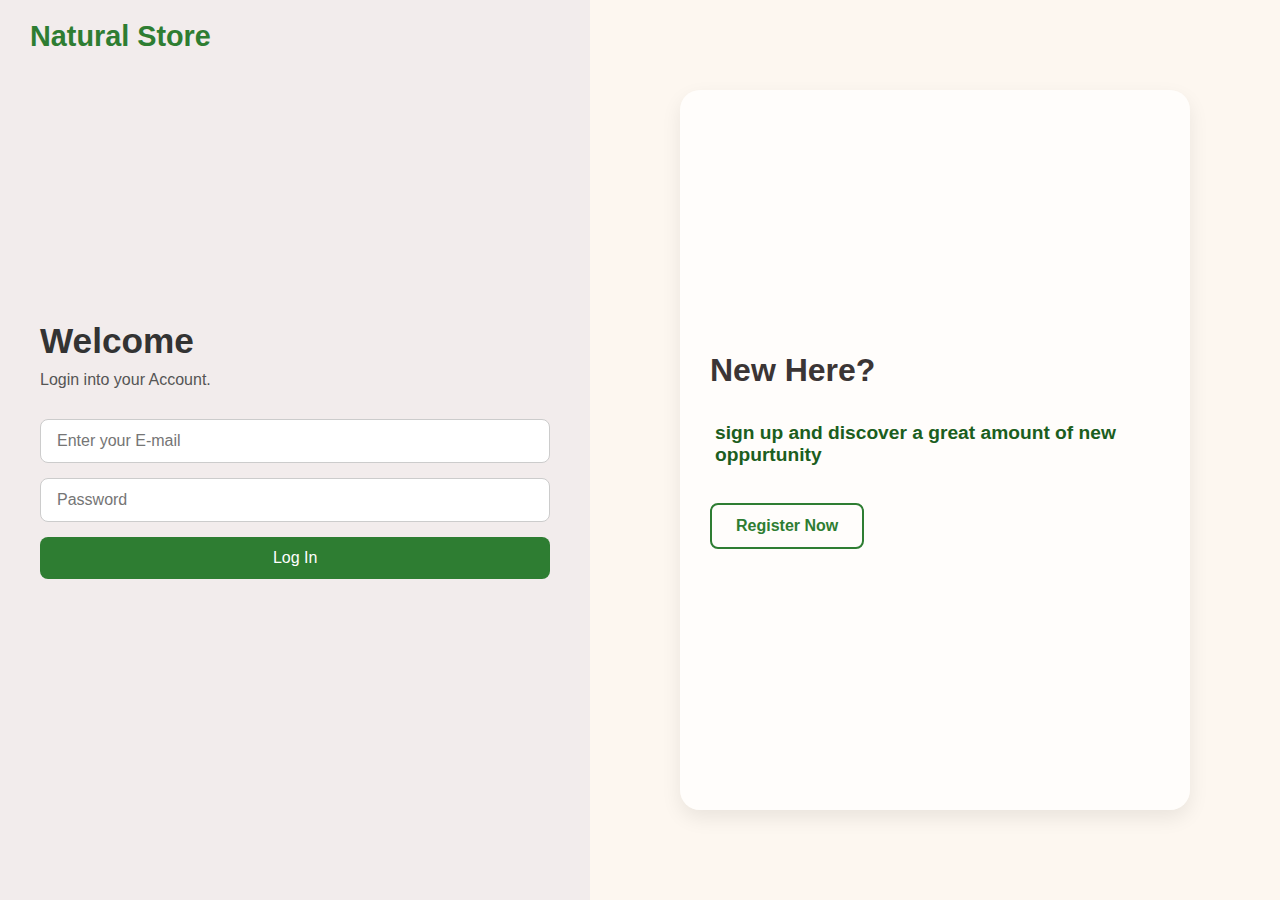
<file: html/login.html>
<!DOCTYPE html>
<html lang="en">
<head>
  <meta charset="UTF-8" />
  <meta name="viewport" content="width=device-width, initial-scale=1.0"/>
  <title>Login Page</title>
  <link rel="stylesheet" href="../css/login.css" />
</head>
<body>
  
  <section>
    <header>Natural Store</header>
  </section>

  <div class="leftside">
    <h3>Welcome</h3>
    <p>Login into your Account.</p>
    <form>
      <input type="email" placeholder="Enter your E-mail" required />
      <input type="password" placeholder="Password" required />
      <button type="submit">Log In</button>
    </form>
  </div>

  <div class="rightside">
    <div class="register-box">
      <div class="desktop">
      <h1>New Here?</h1>
      </br>
      <p>sign up and discover a great amount of new oppurtunity</p>
      </div>
      <div class="mobile"><p>Don't have an account?</p></div>
      <a href="register.html">Register Now</a>
    </div>
  </div>
  <script>
  document.querySelector("form").addEventListener("submit", function (event) {
    event.preventDefault();

    const email = document.querySelector("input[type='email']").value.trim();
    const password = document.querySelector("input[type='password']").value.trim();

    if (email && password) {
      // Here you could add your real login check (API call etc.)
      window.location.href = "../index.html";
    } else {
      alert("Please fill in both email and password.");
    }
  });
  </script>

</body>
</html>
</file>
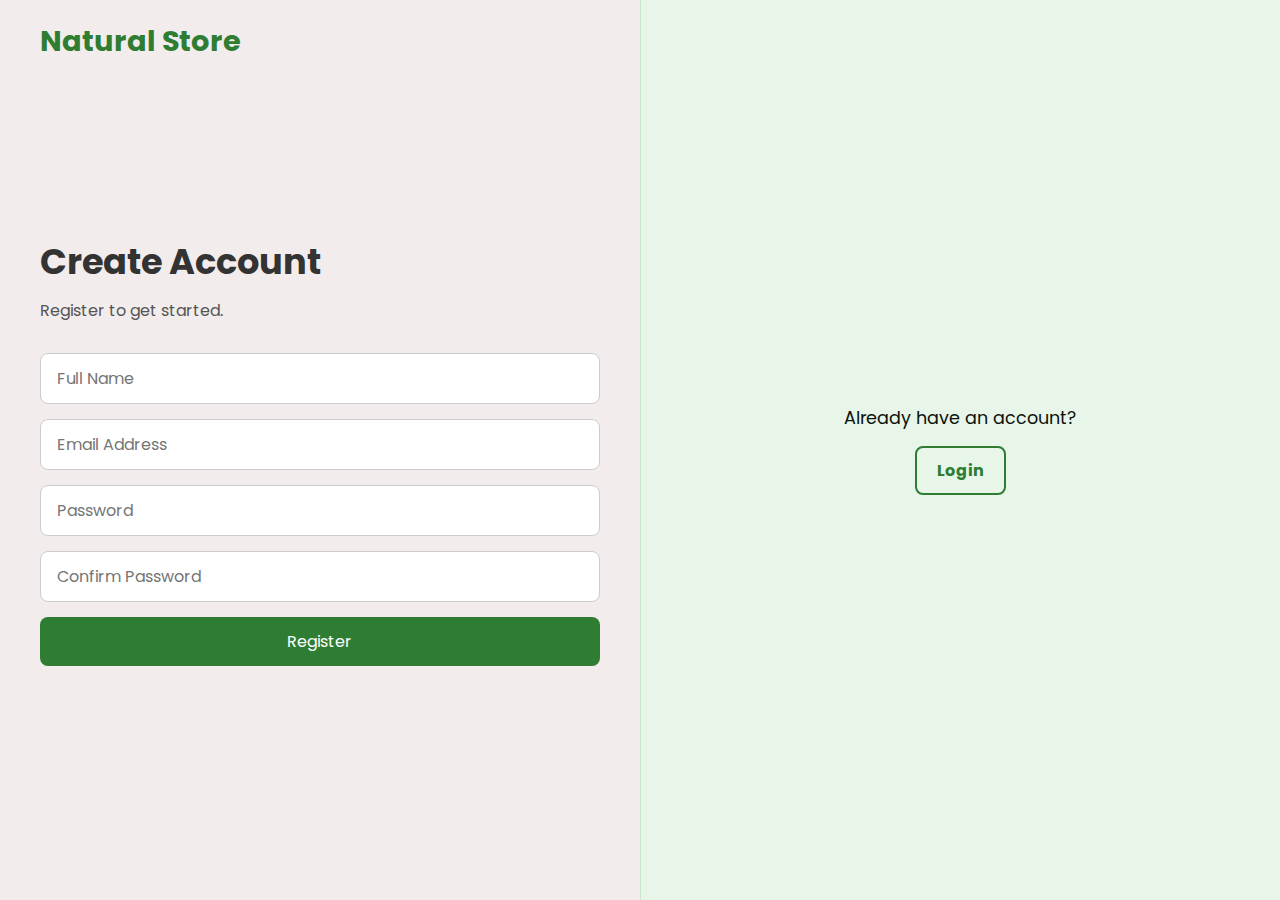
<file: html/register.html>
<!DOCTYPE html>
<html lang="en">
<head>
  <meta charset="UTF-8" />
  <meta name="viewport" content="width=device-width, initial-scale=1.0"/>
  <title>Register Page</title>
  <link rel="stylesheet" href="../css/register.css" />
  <link href="https://fonts.googleapis.com/css2?family=Inter&family=Poppins:wght@400;600&display=swap" rel="stylesheet">
</head>
<body>
  <section>
    <header>Natural Store</header>
  </section>

  <div class="leftside">
    <h3>Create Account</h3>
    <p>Register to get started.</p>
    <form>
      <input type="text" placeholder="Full Name" required />
      <input type="email" placeholder="Email Address" required />
      <input type="password" placeholder="Password" required />
      <input type="password" placeholder="Confirm Password" required />
      <button type="submit">Register</button>

      <!-- This section is merged in mobile -->
      <div class="mobile-link">
        <p>Already have an account?</p>
        <a href="login.html">Login</a>
      </div>
    </form>
  </div>

  <div class="rightside">
    <p>Already have an account?</p>
    <a href="login.html">Login</a>
  </div>

  <!-- Script to redirect after registration -->
  <script>
    document.querySelector("form").addEventListener("submit", function (event) {
      event.preventDefault();
      window.location.href = "login.html";
    });
  </script>
</body>

</html>
</file>
<file: css/login.css>
* {
  margin: 0;
  padding: 0;
  box-sizing: border-box;
  font-family: 'Segoe UI', Tahoma, Geneva, Verdana, sans-serif;
}

body {
  display: flex;
  min-height: 100vh;
  background-color: #fdf7f0;
}


section header {
  position: absolute;
  top: 20px;
  left: 30px;
  font-size: 1.8rem;
  font-weight: bold;
  color: #2e7d32;
}



.leftside, .rightside {
  flex: 1;
  padding: 60px 40px;
  display: flex;
  flex-direction: column;
  justify-content: center;
}


.leftside {
  background-color: #f2ecec;
}

.leftside h3 {
  font-size: 2.2rem;
  margin-bottom: 10px;
  color: #333;
}

.leftside p {
  font-size: 1rem;
  margin-bottom: 30px;
  color: #555;
}

.leftside form {
  display: flex;
  flex-direction: column;
  gap: 15px;
}

.leftside input {
  padding: 12px 16px;
  font-size: 1rem;
  border: 1px solid #ccc;
  border-radius: 8px;
  outline: none;
  transition: border 0.3s;
}

.leftside input:focus {
  border-color: #2e7d32;
}

.leftside button {
  padding: 12px 16px;
  background-color: #2e7d32;
  color: #fff;
  border: none;
  font-size: 1rem;
  border-radius: 8px;
  cursor: pointer;
  transition: background-color 0.3s;
}

.leftside button:hover {
  background-color: #1b5e20;
}
.rightside {
  position: relative;
  overflow: hidden;
  color: #fff;
  text-align: center;
  padding: 7vw;
  z-index: 0; /* Ensure correct stacking */
}

/* Add background image with reduced opacity using ::before */
.rightside::before {
  content: "";
  position: absolute;
  top: 0;
  left: 0;
  width: 100%;
  height: 100%;
  background-image: url('https://images.unsplash.com/photo-1501004318641-b39e6451bec6');
  background-size: cover;
  background-position: center;
  opacity: 0.2; /* Control background image opacity here */
  z-index: -1;
}

/* Your register box stays fully opaque */
.rightside .register-box {
  display: flex;
  flex-direction: column;
  justify-content: center;
  align-items: flex-start; 
  /* this is correct */
  width: 100%;
  height: 100%;
  background-color: rgba( 255,255,255,0.7);
  color: #1b5e20;
  padding: 40px 30px;
  border-radius: 20px;
  box-shadow: 0 8px 20px rgba(0, 0, 0, 0.08);
}

/* Make desktop content take full width */
.desktop {
  width: 100%;
}

/* Ensure h1 inside has left alignment and full width */
.desktop h1 {
  font-size: 2rem;
  color: #3b3535;
  text-align: left;
  width: 100%;
  margin-bottom: 10px;
}

/* Optional: make the paragraphs align left too */
.desktop p {
  font-size: 0.8rem;
  color: #555;
  text-align: left;
  width: 100%;
  margin: 4px 0;
}


.rightside .register-box p {
  font-size: 1.2rem;
  margin: 5px;
  color: #1b5e20;
  font-weight: 600;
}

.rightside .register-box a {
  margin-top: 2rem;
  text-decoration: none;
  padding: 12px 24px;
  border: 2px solid #2e7d32;
  border-radius: 8px;
  color: #2e7d32;
  font-weight: bold;
  transition: all 0.3s ease;
  display: inline-block;
}




.rightside .register-box a:hover {
  background-color: #2e7d32;
  color: #fff;
}



/* Default visibility for desktop */
.desktop {
  display: block;
}



.mobile {
  display: none;
}




@media (max-width: 768px) {
  body {
    flex-direction: column;
  }

  .leftside, .rightside {
    flex: unset;
    width: 100%;
    padding: 40px 20px;
  }

  section header {
    position: static;
    text-align: center;
    margin-bottom: 20px;
  }

  .rightside {
    background: none;
    padding-top: 10px;
    padding-bottom: 20px;
  }

  .rightside .register-box {
    background-color: transparent;
    box-shadow: none;
    padding: 10px;
  }

  .rightside .register-box p {
    font-size: 1rem;
    color: #040504;
  }

  .rightside .register-box a {
    padding: 10px 20px;
    margin-top: 10px;
    font-size: 1rem;
  }

  .desktop {
    display: none;
  }

  .mobile {
    display: block;
  }
}
</file>
<file: css/register.css>
/* Reset & base styling */
* {
  margin: 0;
  padding: 0;
  box-sizing: border-box;
  font-family: 'Poppins', 'Segoe UI', Tahoma, Geneva, Verdana, sans-serif;
}

body {
  display: flex;
  min-height: 100vh;
  background-color: #f0f4f8;
}

/* Header */
section header {
  position: absolute;
  top: 20px;
  left: 40px;
  font-size: 1.8rem;
  font-weight: bold;
  color: #2e7d32;
}

/* Split layout */
.leftside, .rightside {
  flex: 1;
  padding: 60px 40px;
  display: flex;
  flex-direction: column;
  justify-content: center;
}

/* Left side (registration form) */
.leftside {
  background-color: #f2ecec;
}

.leftside h3 {
  font-size: 2.2rem;
  margin-bottom: 10px;
  color: #333;
}

.leftside p {
  font-size: 1rem;
  margin-bottom: 30px;
  color: #555;
}

.leftside form {
  display: flex;
  flex-direction: column;
  gap: 15px;
}

.leftside input {
  padding: 12px 16px;
  font-size: 1rem;
  border: 1px solid #ccc;
  border-radius: 8px;
  outline: none;
  transition: border 0.3s;
}

.leftside input:focus {
  border-color: #2e7d32;
}

.leftside button {
  padding: 12px 16px;
  background-color: #2e7d32;
  color: #fff;
  border: none;
  font-size: 1rem;
  border-radius: 8px;
  cursor: pointer;
  transition: background-color 0.3s;
}

.leftside button:hover {
  background-color: #1b5e20;
}

/* Right side prompt (for PC only) */
.rightside {
  background: #e8f5e9;
  text-align: center;
  align-items: center;
  display: flex;
  flex-direction: column;
  justify-content: center;
  border-left: 1px solid #c8e6c9;
}

.rightside p {
  font-size: 1.1rem;
  color: #0c120c;
  margin-bottom: 15px;
}

.rightside a {
  text-decoration: none;
  font-weight: bold;
  color: #2e7d32;
  border: 2px solid #2e7d32;
  padding: 10px 20px;
  border-radius: 8px;
  transition: all 0.3s ease;
}

.rightside a:hover {
  background-color: #2e7d32;
  color: #fff;
}

/* Hidden in PC, shown only in mobile */
.mobile-link {
  display: none;
  text-align: center;
  margin-top: 20px;
}

.mobile-link p {

  color: #0c120c;
  margin-bottom: 12px;
}

.mobile-link a {
  text-decoration: none;
  font-weight: bold;
  color: #2e7d32;
  border: 2px solid #2e7d32;
  padding: 6px 20px;
  border-radius: 6px;
  transition: all 0.3s ease;
}

.mobile-link a:hover {
  background-color: #2e7d32;
  color: #fff;
}

/* Responsive (mobile) */
@media (max-width: 768px) {
  body {
    flex-direction: column;
  }

  section header {
    position: static;
    text-align: center;
    margin-bottom: 20px;
  }

  .leftside, .rightside {
    width: 100%;
    padding: 40px 20px;
  }

  .rightside {
    display: none;
  }

  .mobile-link {
    display: block;
  }
}
</file>
